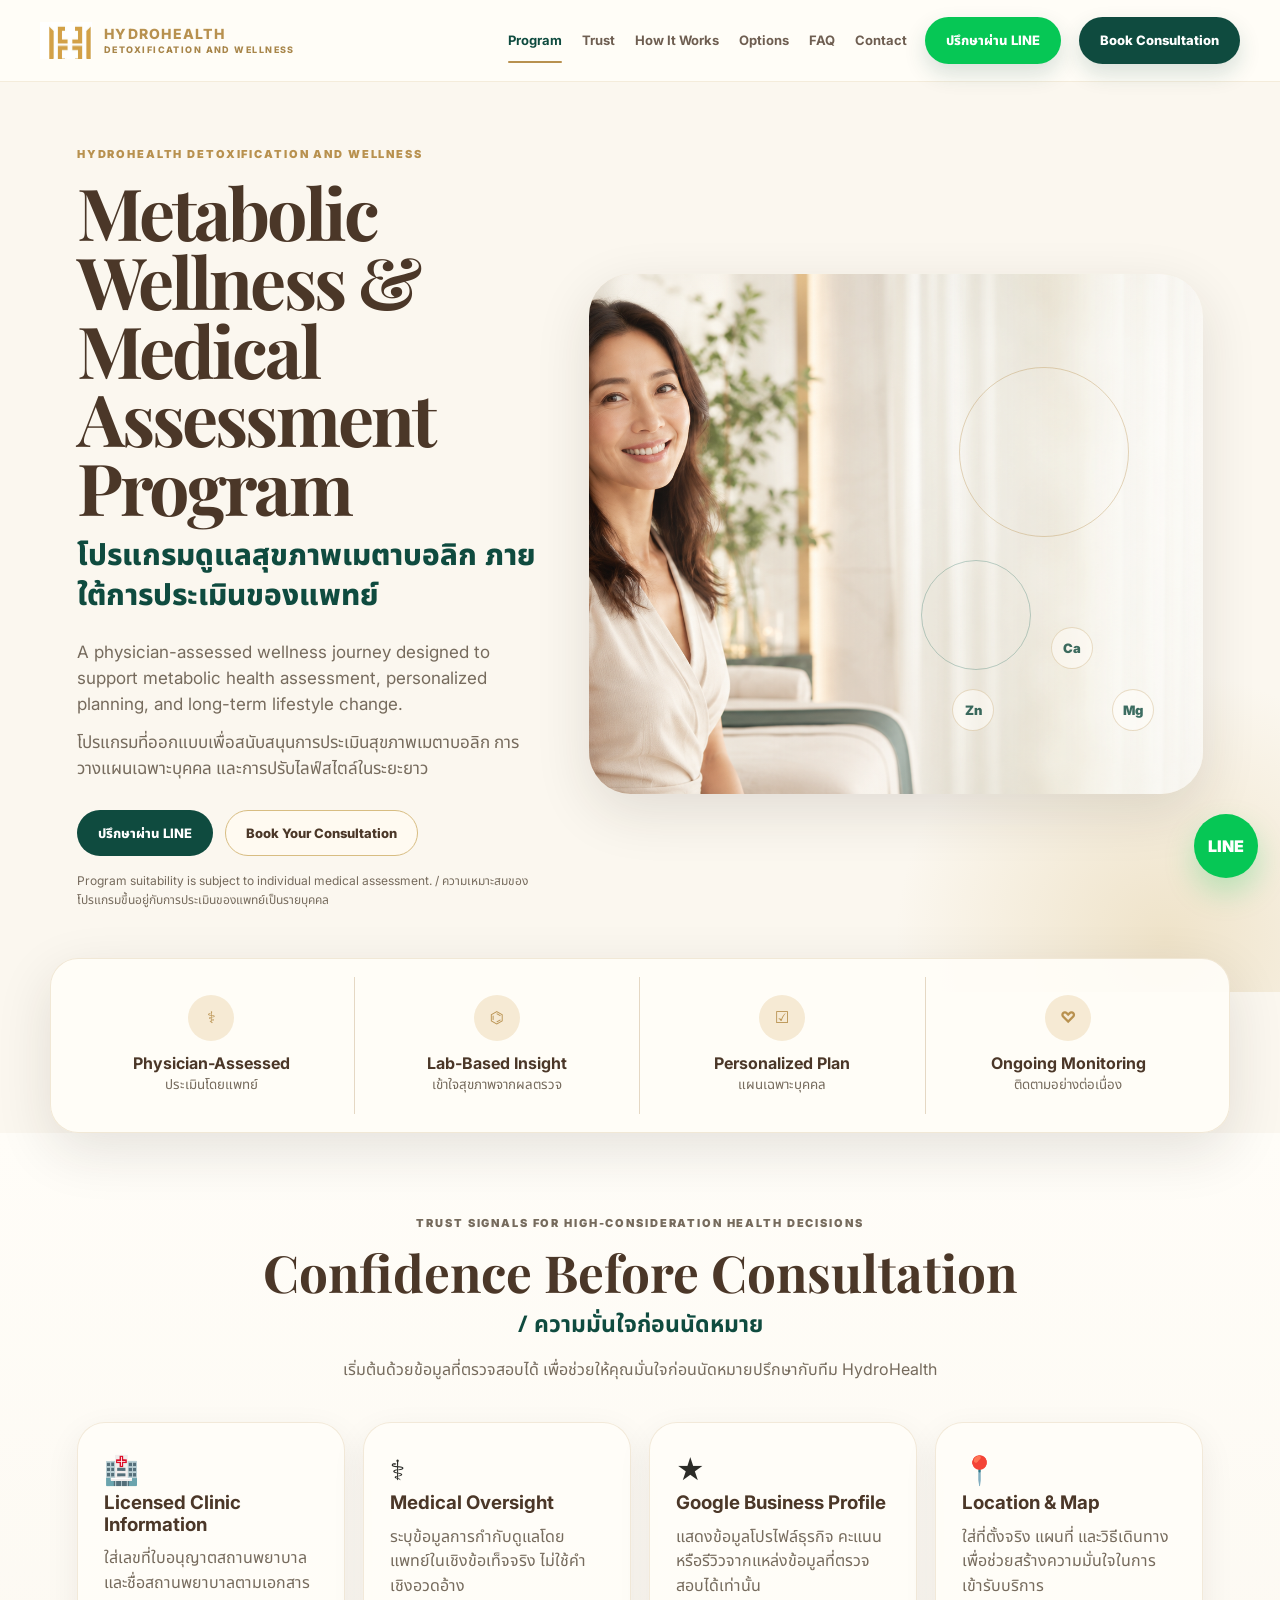
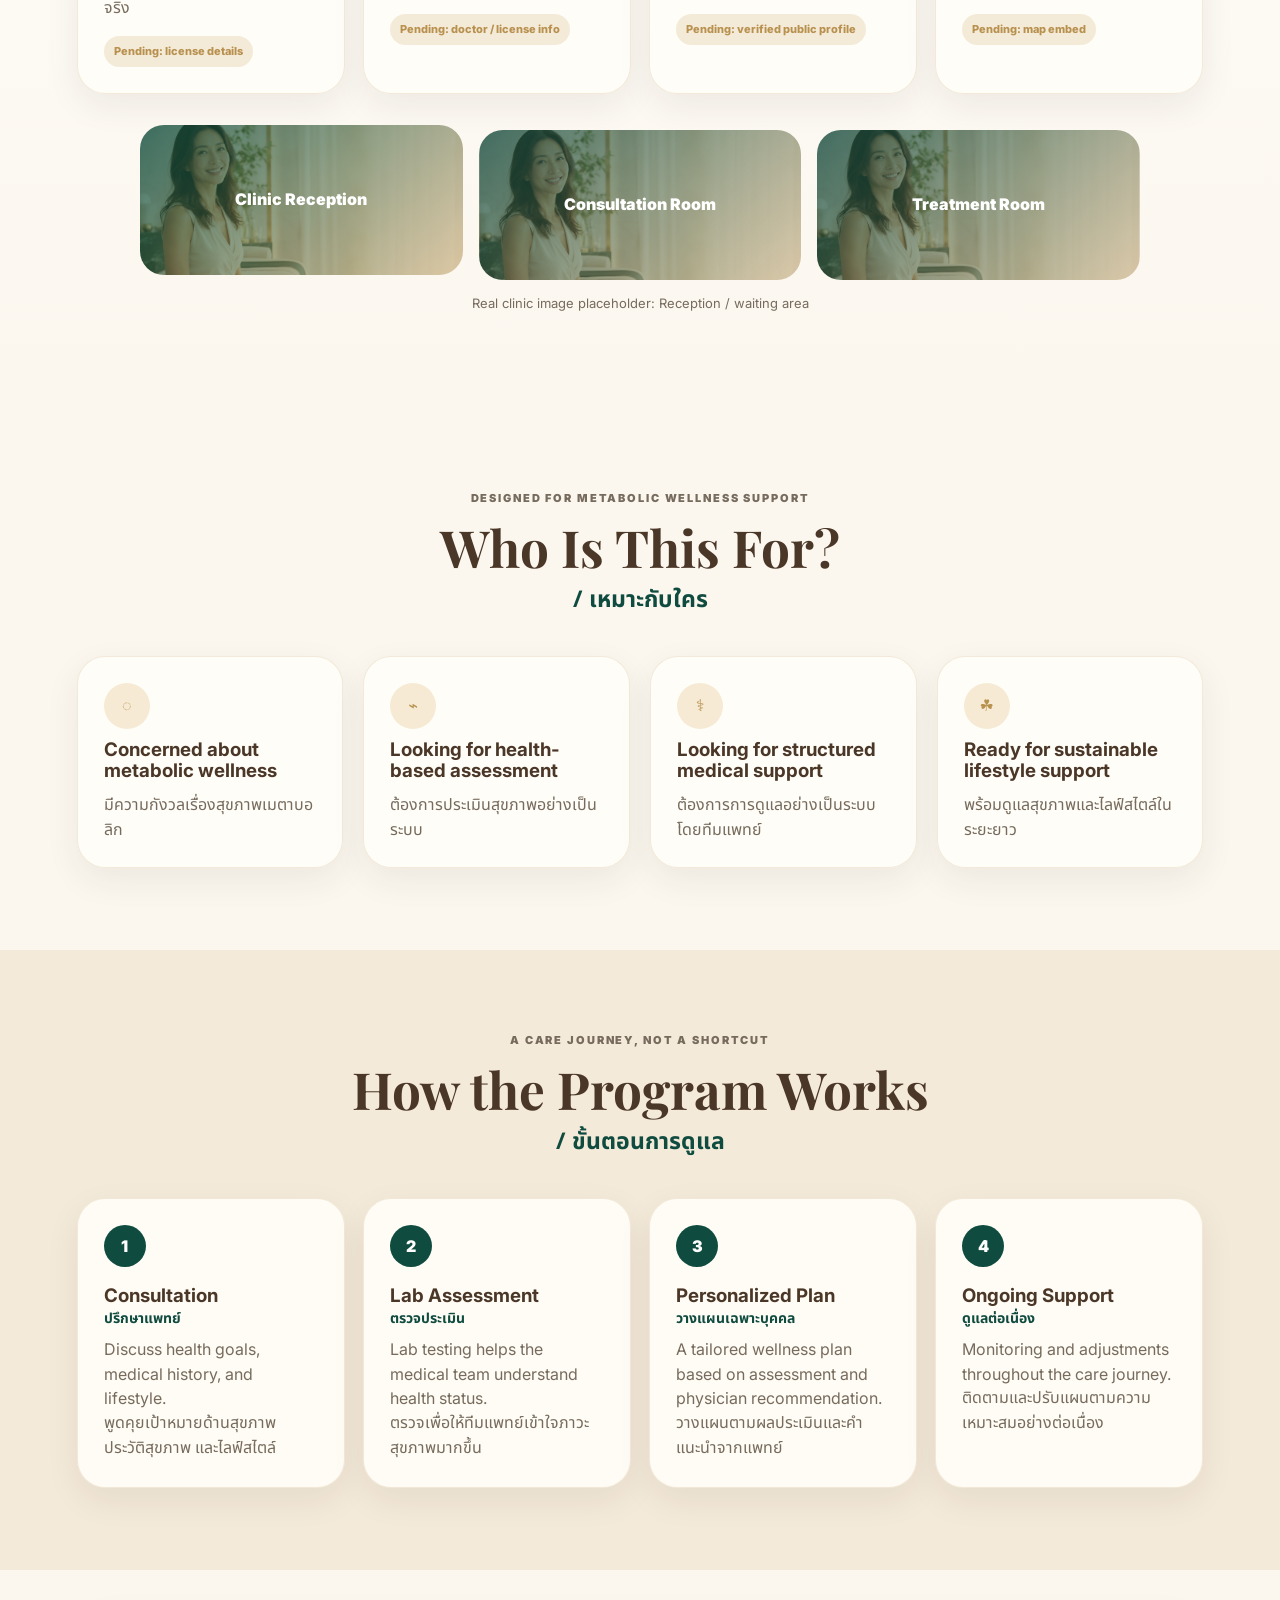
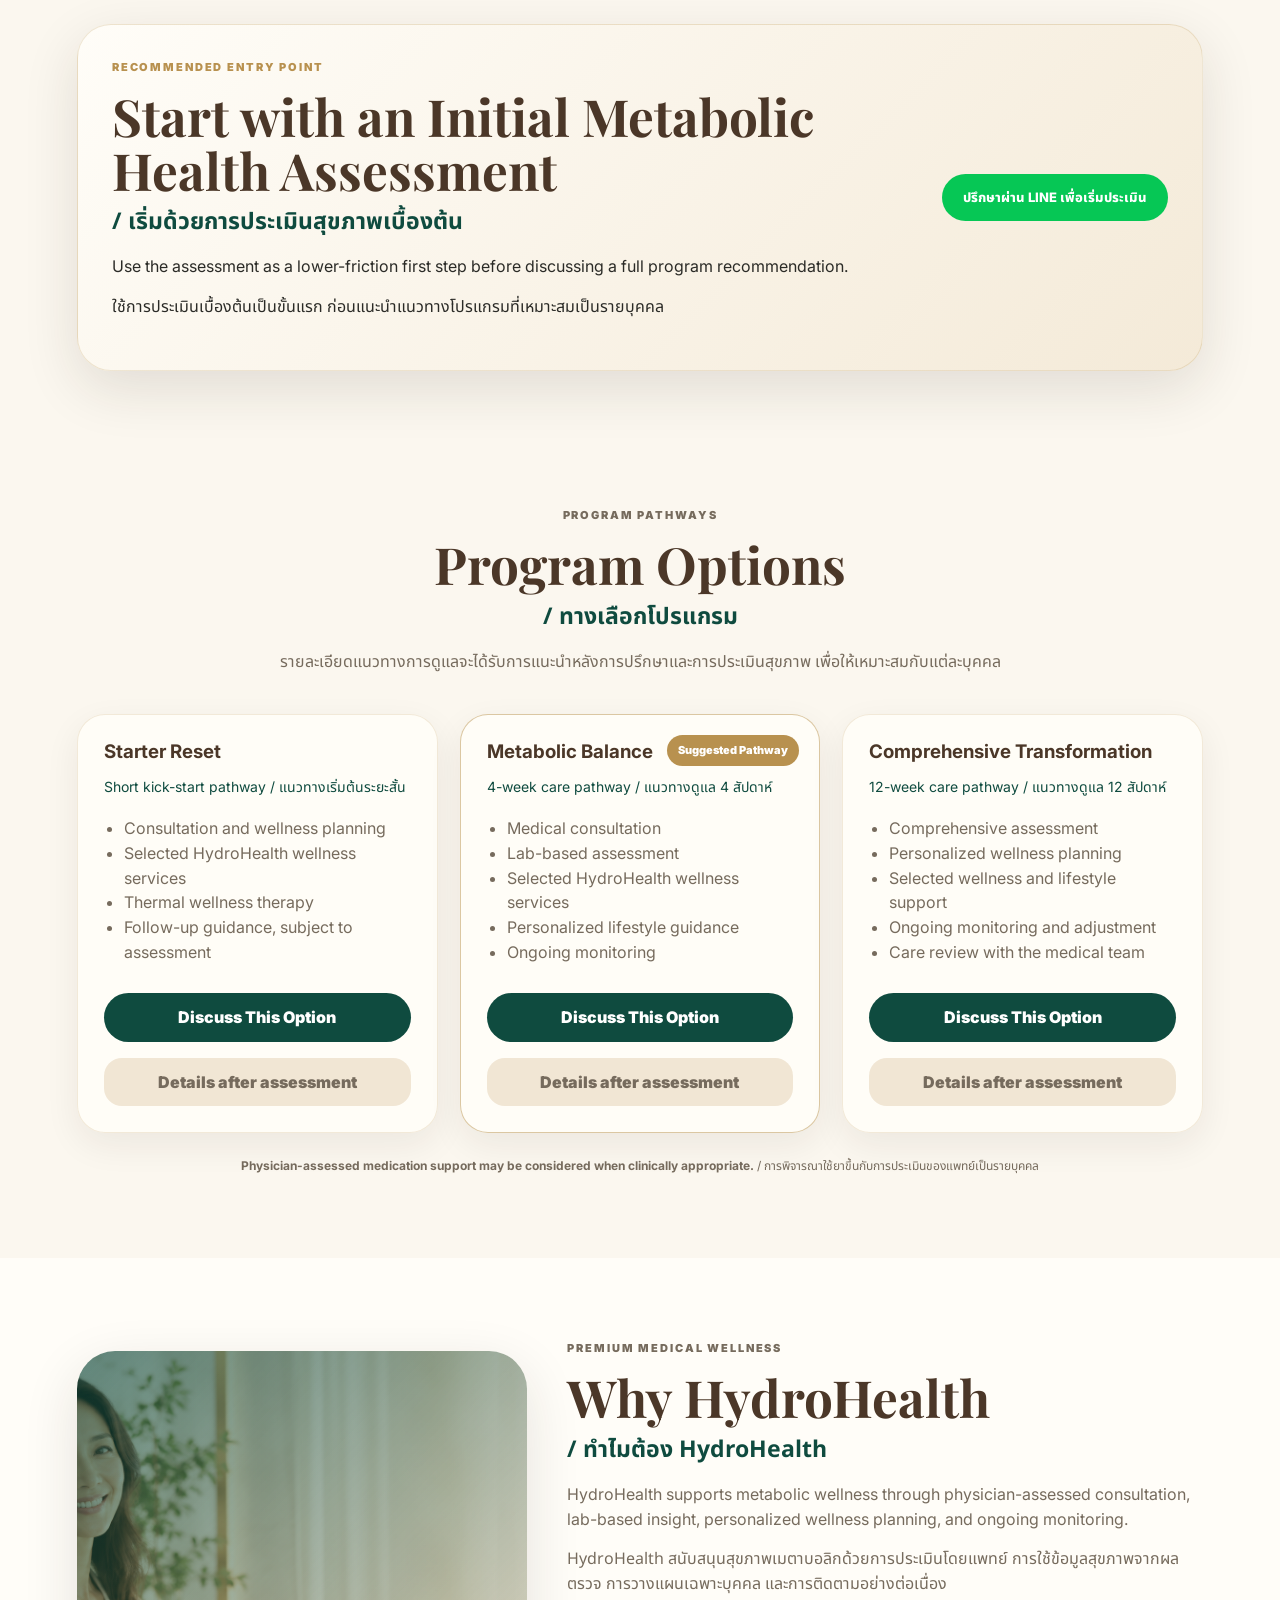
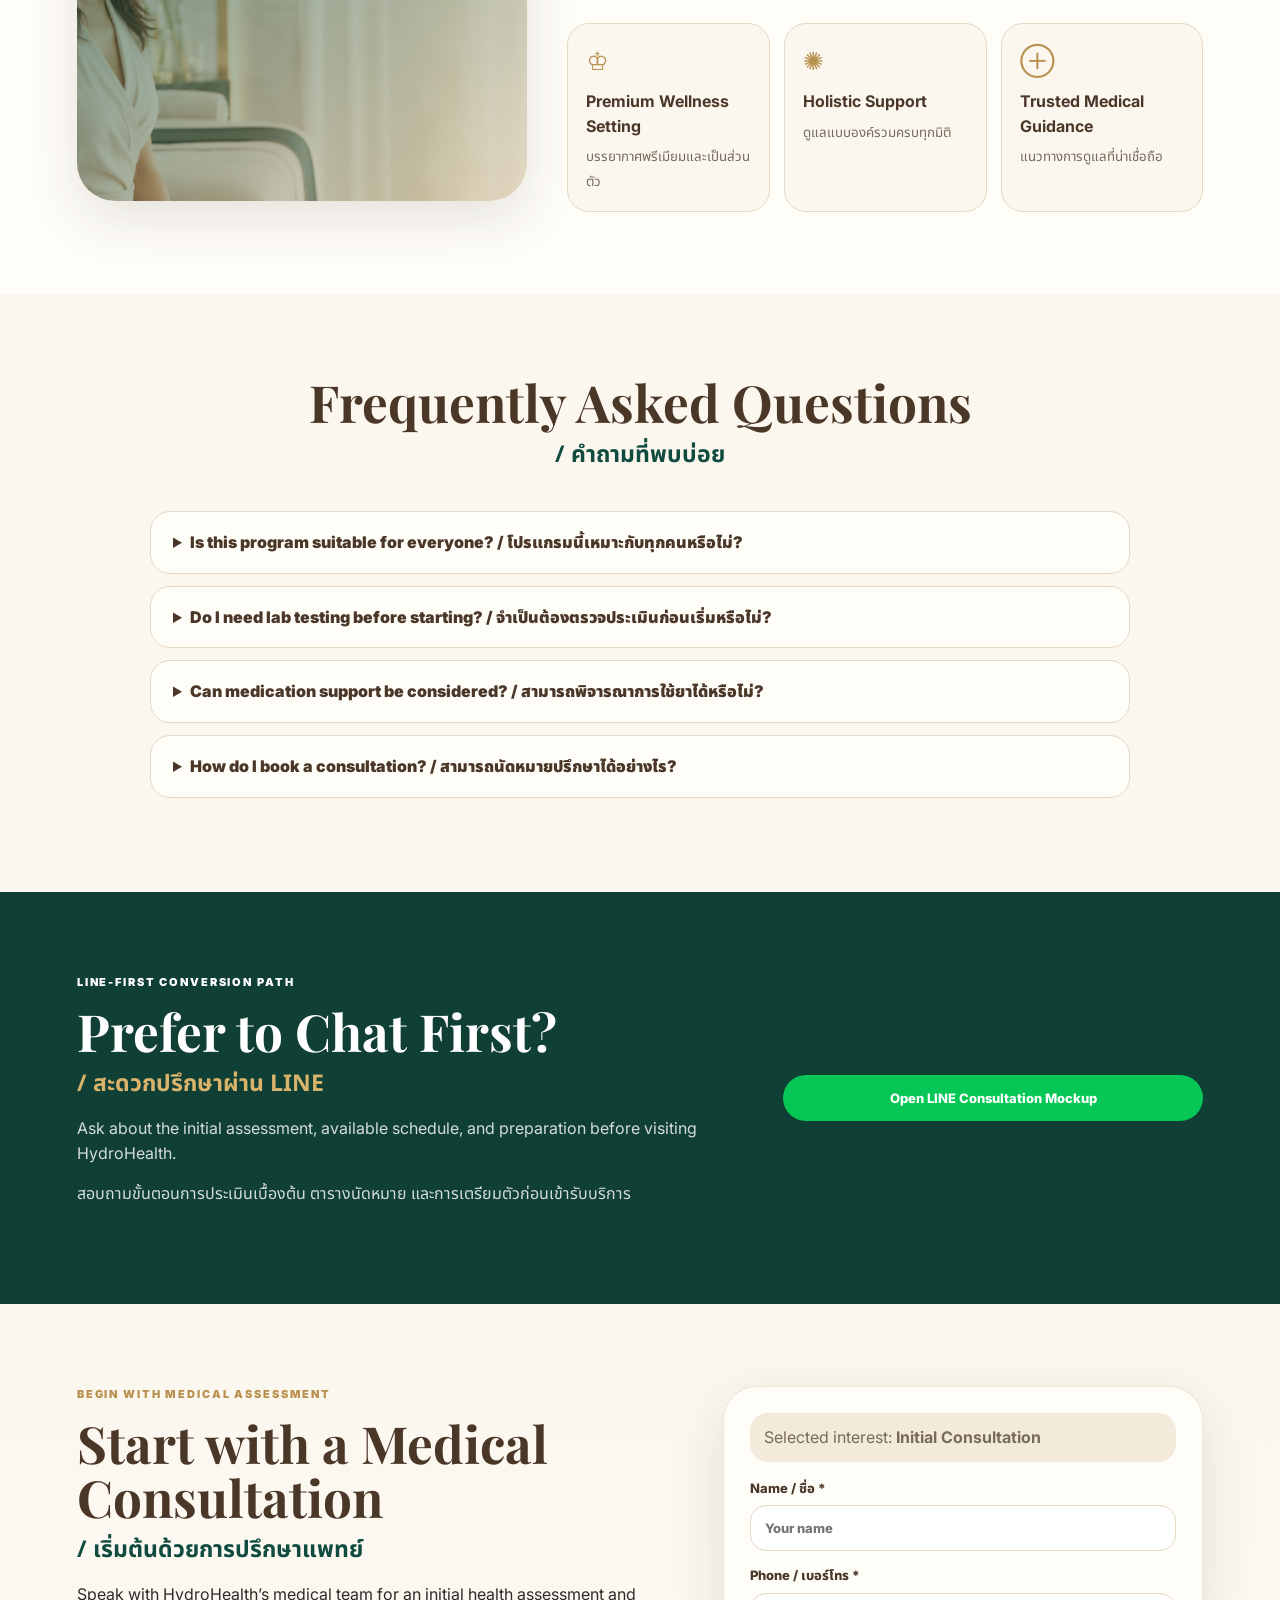
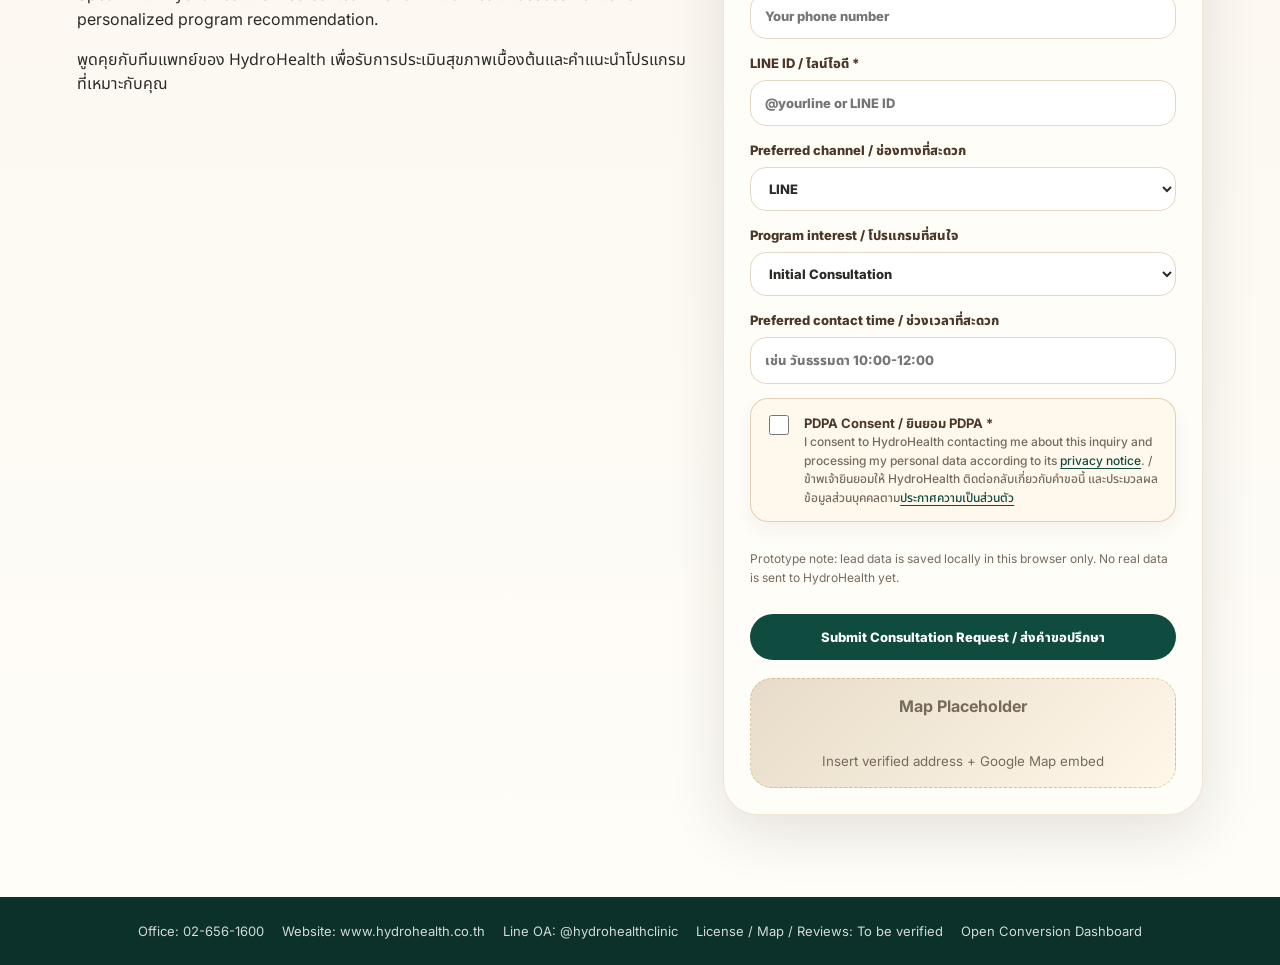
<file: index.html>
<!doctype html>
<html lang="th">
<head>
  <!-- Google Tag Manager -->
  <script>(function(w,d,s,l,i){w[l]=w[l]||[];w[l].push({'gtm.start':
  new Date().getTime(),event:'gtm.js'});var f=d.getElementsByTagName(s)[0],
  j=d.createElement(s),dl=l!='dataLayer'?'&l='+l:'';j.async=true;j.src=
  'https://www.googletagmanager.com/gtm.js?id='+i+dl;f.parentNode.insertBefore(j,f);
  })(window,document,'script','dataLayer','GTM-K93NT6MZ');</script>
  <!-- End Google Tag Manager -->
  <meta charset="utf-8" />
  <meta name="viewport" content="width=device-width, initial-scale=1" />
  <title>HydroHealth | Metabolic Wellness & Medical Assessment | Conversion Prototype v1.1</title>
  <meta name="description" content="A physician-assessed metabolic health and wellness consultation journey designed to support personalized health assessment, wellness planning, and ongoing monitoring." />
  <link rel="preconnect" href="https://fonts.googleapis.com">
  <link rel="preconnect" href="https://fonts.gstatic.com" crossorigin>
  <link href="https://fonts.googleapis.com/css2?family=Inter:wght@400;500;600;700;800&family=Noto+Sans+Thai:wght@400;500;600;700&family=Playfair+Display:wght@500;600;700&display=swap" rel="stylesheet">
  <link rel="stylesheet" href="styles.css" />
</head>
<body>
  <!-- Google Tag Manager (noscript) -->
  <noscript><iframe src="https://www.googletagmanager.com/ns.html?id=GTM-K93NT6MZ"
  height="0" width="0" style="display:none;visibility:hidden"></iframe></noscript>
  <!-- End Google Tag Manager (noscript) -->
  <header class="site-header" id="top">
    <a class="brand" href="#top" aria-label="HydroHealth home">
      <img class="brand-mark" src="assets/logo-mark.png" alt="" />
      <span class="brand-text">HYDROHEALTH <small>Detoxification and Wellness</small></span>
    </a>
    <button class="menu-toggle" type="button" aria-label="Open navigation" aria-expanded="false"><span></span><span></span><span></span></button>
    <div class="nav-panel">
      <nav class="nav" aria-label="Primary navigation">
        <a href="#program">Program</a>
        <a href="#trust">Trust</a>
        <a href="#journey">How It Works</a>
        <a href="#options">Options</a>
        <a href="#faq">FAQ</a>
        <a href="#contact">Contact</a>
      </nav>
      <a class="header-cta line" href="#line-consult">ปรึกษาผ่าน LINE</a>
      <a class="header-cta" href="#contact">Book Consultation</a>
    </div>
  </header>

  <main>
    <section class="hero" id="program">
      <div class="hero-copy reveal">
        <p class="eyebrow">HydroHealth Detoxification and Wellness</p>
        <h1>Metabolic Wellness & Medical Assessment Program</h1>
        <h2>โปรแกรมดูแลสุขภาพเมตาบอลิก ภายใต้การประเมินของแพทย์</h2>
        <p class="lead">A physician-assessed wellness journey designed to support metabolic health assessment, personalized planning, and long-term lifestyle change.</p>
        <p class="lead-th">โปรแกรมที่ออกแบบเพื่อสนับสนุนการประเมินสุขภาพเมตาบอลิก การวางแผนเฉพาะบุคคล และการปรับไลฟ์สไตล์ในระยะยาว</p>
        <div class="cta-row">
          <a class="btn btn-primary" href="#line-consult">ปรึกษาผ่าน LINE</a>
          <a class="btn btn-secondary" href="#contact">Book Your Consultation</a>
        </div>
        <p class="micro-note">Program suitability is subject to individual medical assessment. / ความเหมาะสมของโปรแกรมขึ้นอยู่กับการประเมินของแพทย์เป็นรายบุคคล</p>
      </div>
      <div class="hero-visual" aria-label="Smiling wellness client in a premium clinic environment">
        <img src="assets/hero-hydrohealth.png" alt="A smiling wellness client in a calm premium clinic setting" />
        <div class="medical-lines" aria-hidden="true"><span class="orbit orbit-one"></span><span class="orbit orbit-two"></span><span class="molecule"><i></i><i></i><i></i><i></i></span><span class="element ca">Ca</span><span class="element zn">Zn</span><span class="element mg">Mg</span></div>
      </div>
    </section>

    <section class="trust-strip section-narrow" aria-label="Key program benefits">
      <article><span class="icon">⚕</span><strong>Physician-Assessed</strong><small>ประเมินโดยแพทย์</small></article>
      <article><span class="icon">⌬</span><strong>Lab-Based Insight</strong><small>เข้าใจสุขภาพจากผลตรวจ</small></article>
      <article><span class="icon">☑</span><strong>Personalized Plan</strong><small>แผนเฉพาะบุคคล</small></article>
      <article><span class="icon">♡</span><strong>Ongoing Monitoring</strong><small>ติดตามอย่างต่อเนื่อง</small></article>
    </section>

    <section class="section trust-proof" id="trust">
      <div class="section-heading">
        <p class="eyebrow">Trust signals for high-consideration health decisions</p>
        <h2>Confidence Before Consultation <span>/ ความมั่นใจก่อนนัดหมาย</span></h2>
        <p>เริ่มต้นด้วยข้อมูลที่ตรวจสอบได้ เพื่อช่วยให้คุณมั่นใจก่อนนัดหมายปรึกษากับทีม HydroHealth</p>
      </div>
      <div class="proof-grid">
        <article class="proof-card placeholder"><span>🏥</span><h3>Licensed Clinic Information</h3><p>ใส่เลขที่ใบอนุญาตสถานพยาบาล และชื่อสถานพยาบาลตามเอกสารจริง</p><small>Pending: license details</small></article>
        <article class="proof-card placeholder"><span>⚕️</span><h3>Medical Oversight</h3><p>ระบุข้อมูลการกำกับดูแลโดยแพทย์ในเชิงข้อเท็จจริง ไม่ใช้คำเชิงอวดอ้าง</p><small>Pending: doctor / license info</small></article>
        <article class="proof-card placeholder"><span>★</span><h3>Google Business Profile</h3><p>แสดงข้อมูลโปรไฟล์ธุรกิจ คะแนน หรือรีวิวจากแหล่งข้อมูลที่ตรวจสอบได้เท่านั้น</p><small>Pending: verified public profile</small></article>
        <article class="proof-card placeholder"><span>📍</span><h3>Location & Map</h3><p>ใส่ที่ตั้งจริง แผนที่ และวิธีเดินทาง เพื่อช่วยสร้างความมั่นใจในการเข้ารับบริการ</p><small>Pending: map embed</small></article>
      </div>
      <div class="clinic-gallery">
        <button class="gallery-card active" data-caption="Real clinic image placeholder: Reception / waiting area"><span>Clinic Reception</span></button>
        <button class="gallery-card" data-caption="Real clinic image placeholder: Consultation room"><span>Consultation Room</span></button>
        <button class="gallery-card" data-caption="Real clinic image placeholder: Treatment room"><span>Treatment Room</span></button>
      </div>
      <p class="gallery-caption" aria-live="polite">Real clinic image placeholder: Reception / waiting area</p>
    </section>

    <section class="section" id="who">
      <div class="section-heading"><p class="eyebrow">Designed for metabolic wellness support</p><h2>Who Is This For? <span>/ เหมาะกับใคร</span></h2></div>
      <div class="card-grid four">
        <article class="soft-card"><span class="line-icon">◌</span><h3>Concerned about metabolic wellness</h3><p>มีความกังวลเรื่องสุขภาพเมตาบอลิก</p></article>
        <article class="soft-card"><span class="line-icon">⌁</span><h3>Looking for health-based assessment</h3><p>ต้องการประเมินสุขภาพอย่างเป็นระบบ</p></article>
        <article class="soft-card"><span class="line-icon">⚕</span><h3>Looking for structured medical support</h3><p>ต้องการการดูแลอย่างเป็นระบบโดยทีมแพทย์</p></article>
        <article class="soft-card"><span class="line-icon">☘</span><h3>Ready for sustainable lifestyle support</h3><p>พร้อมดูแลสุขภาพและไลฟ์สไตล์ในระยะยาว</p></article>
      </div>
    </section>

    <section class="section warm" id="journey">
      <div class="section-heading"><p class="eyebrow">A care journey, not a shortcut</p><h2>How the Program Works <span>/ ขั้นตอนการดูแล</span></h2></div>
      <div class="steps">
        <article class="step-card"><span class="step-number">1</span><h3>Consultation <small>ปรึกษาแพทย์</small></h3><p>Discuss health goals, medical history, and lifestyle.</p><p class="thai">พูดคุยเป้าหมายด้านสุขภาพ ประวัติสุขภาพ และไลฟ์สไตล์</p></article>
        <article class="step-card"><span class="step-number">2</span><h3>Lab Assessment <small>ตรวจประเมิน</small></h3><p>Lab testing helps the medical team understand health status.</p><p class="thai">ตรวจเพื่อให้ทีมแพทย์เข้าใจภาวะสุขภาพมากขึ้น</p></article>
        <article class="step-card"><span class="step-number">3</span><h3>Personalized Plan <small>วางแผนเฉพาะบุคคล</small></h3><p>A tailored wellness plan based on assessment and physician recommendation.</p><p class="thai">วางแผนตามผลประเมินและคำแนะนำจากแพทย์</p></article>
        <article class="step-card"><span class="step-number">4</span><h3>Ongoing Support <small>ดูแลต่อเนื่อง</small></h3><p>Monitoring and adjustments throughout the care journey.</p><p class="thai">ติดตามและปรับแผนตามความเหมาะสมอย่างต่อเนื่อง</p></article>
      </div>
    </section>

    <section class="section entry-offer" id="assessment">
      <div class="entry-card reveal">
        <div><p class="eyebrow">Recommended entry point</p><h2>Start with an Initial Metabolic Health Assessment <span>/ เริ่มด้วยการประเมินสุขภาพเบื้องต้น</span></h2><p>Use the assessment as a lower-friction first step before discussing a full program recommendation.</p><p class="thai">ใช้การประเมินเบื้องต้นเป็นขั้นแรก ก่อนแนะนำแนวทางโปรแกรมที่เหมาะสมเป็นรายบุคคล</p></div>
        <a class="btn btn-line" href="#line-consult">ปรึกษาผ่าน LINE เพื่อเริ่มประเมิน</a>
      </div>
    </section>

    <section class="section" id="options">
      <div class="section-heading"><p class="eyebrow">Program pathways</p><h2>Program Options <span>/ ทางเลือกโปรแกรม</span></h2><p>รายละเอียดแนวทางการดูแลจะได้รับการแนะนำหลังการปรึกษาและการประเมินสุขภาพ เพื่อให้เหมาะสมกับแต่ละบุคคล</p></div>
      <div class="pricing-grid no-price">
        <article class="price-card"><div class="price-content"><h3>Starter Reset</h3><p class="sub">Short kick-start pathway / แนวทางเริ่มต้นระยะสั้น</p><ul><li>Consultation and wellness planning</li><li>Selected HydroHealth wellness services</li><li>Thermal wellness therapy</li><li>Follow-up guidance, subject to assessment</li></ul></div><button class="plan-btn" type="button" data-plan="Starter Reset">Discuss This Option</button><div class="price muted">Details after assessment</div></article>
        <article class="price-card featured"><span class="badge">Suggested Pathway</span><div class="price-content"><h3>Metabolic Balance</h3><p class="sub">4-week care pathway / แนวทางดูแล 4 สัปดาห์</p><ul><li>Medical consultation</li><li>Lab-based assessment</li><li>Selected HydroHealth wellness services</li><li>Personalized lifestyle guidance</li><li>Ongoing monitoring</li></ul></div><button class="plan-btn" type="button" data-plan="Metabolic Balance">Discuss This Option</button><div class="price muted">Details after assessment</div></article>
        <article class="price-card"><div class="price-content"><h3>Comprehensive Transformation</h3><p class="sub">12-week care pathway / แนวทางดูแล 12 สัปดาห์</p><ul><li>Comprehensive assessment</li><li>Personalized wellness planning</li><li>Selected wellness and lifestyle support</li><li>Ongoing monitoring and adjustment</li><li>Care review with the medical team</li></ul></div><button class="plan-btn" type="button" data-plan="Comprehensive Transformation">Discuss This Option</button><div class="price muted">Details after assessment</div></article>
      </div>
      <p class="disclaimer"><strong>Physician-assessed medication support may be considered when clinically appropriate.</strong> / การพิจารณาใช้ยาขึ้นกับการประเมินของแพทย์เป็นรายบุคคล</p>
    </section>

    <section class="why" id="why">
      <div class="why-image" aria-hidden="true"></div>
      <div class="why-copy"><p class="eyebrow">Premium medical wellness</p><h2>Why HydroHealth <span>/ ทำไมต้อง HydroHealth</span></h2><p>HydroHealth supports metabolic wellness through physician-assessed consultation, lab-based insight, personalized wellness planning, and ongoing monitoring.</p><p class="thai">HydroHealth สนับสนุนสุขภาพเมตาบอลิกด้วยการประเมินโดยแพทย์ การใช้ข้อมูลสุขภาพจากผลตรวจ การวางแผนเฉพาะบุคคล และการติดตามอย่างต่อเนื่อง</p><div class="mini-cards"><article><span>♔</span><strong>Premium Wellness Setting</strong><small>บรรยากาศพรีเมียมและเป็นส่วนตัว</small></article><article><span>✺</span><strong>Holistic Support</strong><small>ดูแลแบบองค์รวมครบทุกมิติ</small></article><article><span>⊕</span><strong>Trusted Medical Guidance</strong><small>แนวทางการดูแลที่น่าเชื่อถือ</small></article></div></div>
    </section>

    <section class="section" id="faq">
      <div class="section-heading compact"><h2>Frequently Asked Questions <span>/ คำถามที่พบบ่อย</span></h2></div>
      <div class="faq-list">
        <details><summary>Is this program suitable for everyone? / โปรแกรมนี้เหมาะกับทุกคนหรือไม่?</summary><p>Program suitability depends on individual health status, medical history, and physician assessment.</p><p class="thai">ความเหมาะสมของโปรแกรมขึ้นอยู่กับภาวะสุขภาพ ประวัติสุขภาพ และการประเมินโดยแพทย์</p></details>
        <details><summary>Do I need lab testing before starting? / จำเป็นต้องตรวจประเมินก่อนเริ่มหรือไม่?</summary><p>Lab assessment helps the medical team better understand your health status and personalize the plan.</p><p class="thai">การตรวจประเมินช่วยให้ทีมแพทย์เข้าใจภาวะสุขภาพและวางแผนที่เหมาะสมกับแต่ละบุคคลมากขึ้น</p></details>
        <details><summary>Can medication support be considered? / สามารถพิจารณาการใช้ยาได้หรือไม่?</summary><p>Medication support, if any, is considered only after individual medical assessment and when clinically appropriate.</p><p class="thai">การพิจารณาใช้ยาขึ้นอยู่กับการประเมินของแพทย์เป็นรายบุคคล และพิจารณาเมื่อมีความเหมาะสมทางคลินิกเท่านั้น</p></details>
        <details><summary>How do I book a consultation? / สามารถนัดหมายปรึกษาได้อย่างไร?</summary><p>You can contact HydroHealth by phone, website, or Line OA to schedule an initial consultation.</p><p class="thai">สามารถติดต่อ HydroHealth ผ่านโทรศัพท์ เว็บไซต์ หรือ Line OA เพื่อนัดหมายการปรึกษาเบื้องต้น</p></details>
      </div>
    </section>

    <section class="line-consult" id="line-consult">
      <div><p class="eyebrow">LINE-first conversion path</p><h2>Prefer to Chat First? <span>/ สะดวกปรึกษาผ่าน LINE</span></h2><p>Ask about the initial assessment, available schedule, and preparation before visiting HydroHealth.</p><p class="thai">สอบถามขั้นตอนการประเมินเบื้องต้น ตารางนัดหมาย และการเตรียมตัวก่อนเข้ารับบริการ</p></div>
      <button class="btn btn-line line-chat-trigger" type="button">Open LINE Consultation Mockup</button>
      <div class="line-chat" aria-live="polite"><strong>LINE OA: @hydrohealthclinic</strong><p>Mock interaction: “สวัสดีค่ะ สนใจประเมินสุขภาพเมตาบอลิกเบื้องต้น ต้องเตรียมอะไรบ้าง?”</p></div>
    </section>

    <section class="final-cta" id="contact">
      <div><p class="eyebrow">Begin with medical assessment</p><h2>Start with a Medical Consultation <span>/ เริ่มต้นด้วยการปรึกษาแพทย์</span></h2><p>Speak with HydroHealth’s medical team for an initial health assessment and personalized program recommendation.</p><p class="thai">พูดคุยกับทีมแพทย์ของ HydroHealth เพื่อรับการประเมินสุขภาพเบื้องต้นและคำแนะนำโปรแกรมที่เหมาะกับคุณ</p></div>
      <div class="contact-panel interactive-panel">
        <div class="selected-plan" aria-live="polite">Selected interest: <strong>Initial Consultation</strong></div>
        <form class="mock-form" aria-label="Consultation inquiry form" data-sheets-endpoint="https://script.google.com/macros/s/AKfycbzhgUg6gkbGm-SF1uEk_0d-lH_3ECt31sDKCyqOQJ36J6QSNrjERAOLc2I590y60kOvcQ/exec">
          <label>Name / ชื่อ *<input name="name" type="text" placeholder="Your name" autocomplete="name" required /></label>
          <label>Phone / เบอร์โทร *<input name="phone" type="tel" placeholder="Your phone number" autocomplete="tel" required /></label>
          <label>LINE ID / ไลน์ไอดี *<input name="line_id" type="text" placeholder="@yourline or LINE ID" required /></label>
          <label>Preferred channel / ช่องทางที่สะดวก<select name="preferred_channel"><option>LINE</option><option>Phone call</option><option>Email</option></select></label>
          <label>Program interest / โปรแกรมที่สนใจ<select name="interest" class="plan-select"><option>Initial Consultation</option><option>Initial Metabolic Health Assessment</option><option>Starter Reset</option><option>Metabolic Balance</option><option>Comprehensive Transformation</option></select></label>
          <label>Preferred contact time / ช่วงเวลาที่สะดวก<input name="preferred_time" type="text" placeholder="เช่น วันธรรมดา 10:00-12:00" /></label>
          <div class="consent-card" role="group" aria-label="PDPA consent required">
            <label class="consent"><input name="pdpa_consent" type="checkbox" required /> <span><strong>PDPA Consent / ยินยอม PDPA *</strong><br />I consent to HydroHealth contacting me about this inquiry and processing my personal data according to its <a href="#" aria-label="Privacy notice placeholder">privacy notice</a>. / ข้าพเจ้ายินยอมให้ HydroHealth ติดต่อกลับเกี่ยวกับคำขอนี้ และประมวลผลข้อมูลส่วนบุคคลตาม<a href="#" aria-label="ประกาศความเป็นส่วนตัว placeholder">ประกาศความเป็นส่วนตัว</a></span></label>
          </div>
          <p class="privacy-note">Prototype note: lead data is saved locally in this browser only. No real data is sent to HydroHealth yet.</p>
          <button class="btn btn-primary wide" type="submit">Submit Consultation Request / ส่งคำขอปรึกษา</button>
          <div class="form-message" aria-live="polite"></div>
        </form>
        <div class="map-box"><strong>Map Placeholder</strong><small>Insert verified address + Google Map embed</small></div>
      </div>
    </section>
  </main>

  <a class="floating-line" href="#line-consult" aria-label="Consult via Line">LINE</a>
  <footer class="site-footer"><span>Office: 02-656-1600</span><span>Website: www.hydrohealth.co.th</span><span>Line OA: @hydrohealthclinic</span><span>License / Map / Reviews: To be verified</span><span><a href="dashboard.html">Open Conversion Dashboard</a></span></footer>

  <script src="app.js?v=20260624-2"></script>
</body>
</html>
</file>
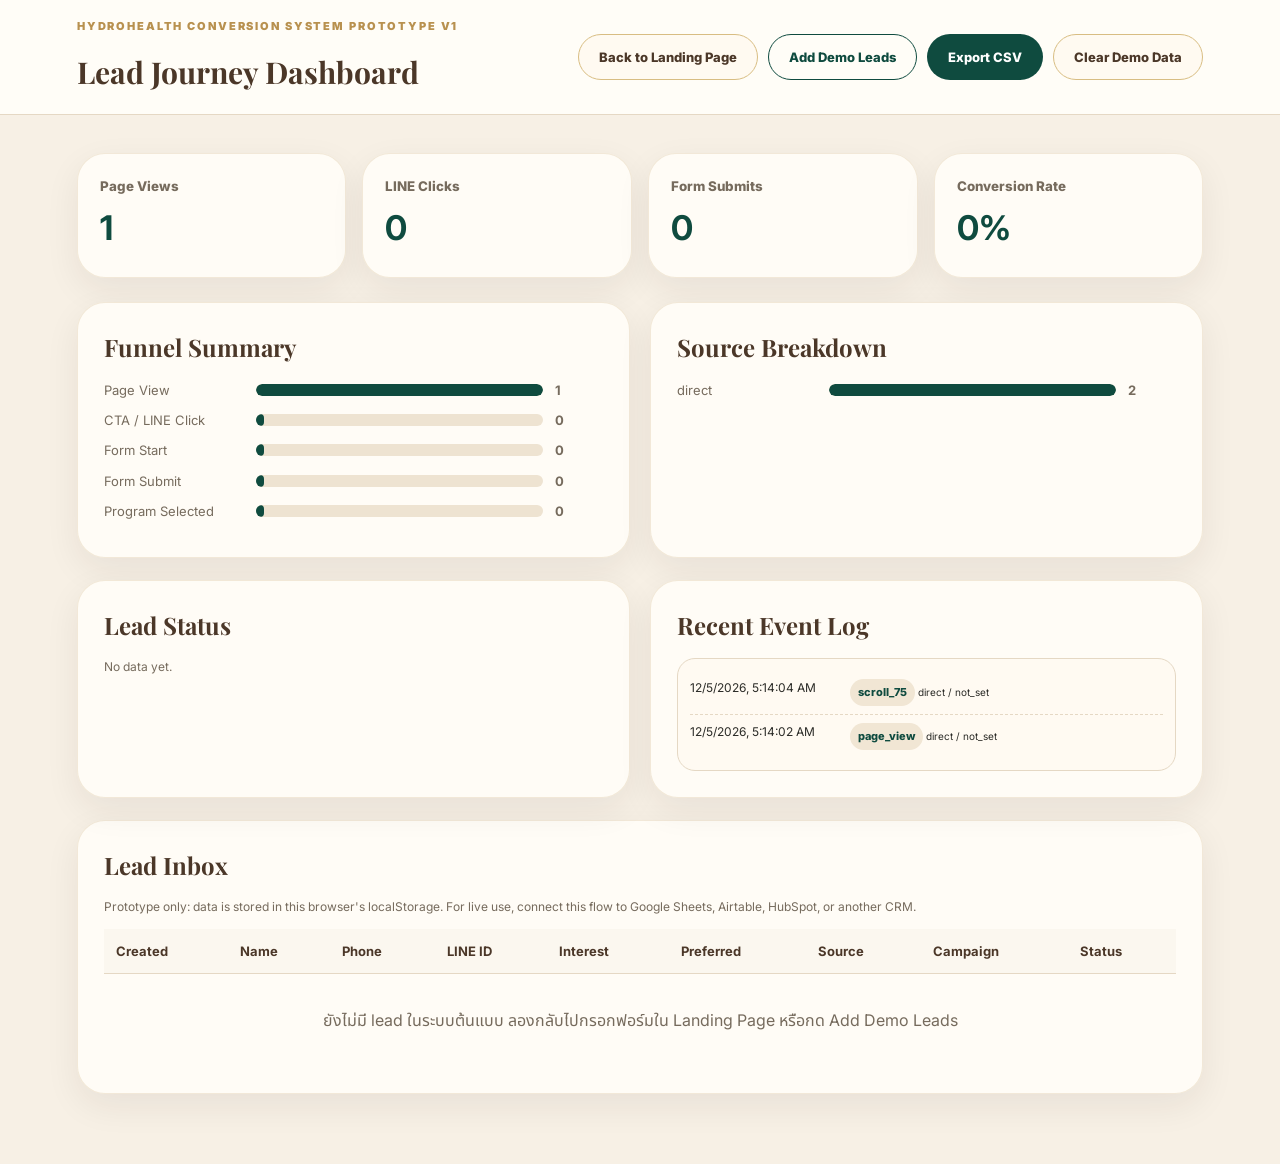
<file: dashboard.html>
<!doctype html>
<html lang="th">
<head>
  <!-- Google Tag Manager -->
  <script>(function(w,d,s,l,i){w[l]=w[l]||[];w[l].push({'gtm.start':
  new Date().getTime(),event:'gtm.js'});var f=d.getElementsByTagName(s)[0],
  j=d.createElement(s),dl=l!='dataLayer'?'&l='+l:'';j.async=true;j.src=
  'https://www.googletagmanager.com/gtm.js?id='+i+dl;f.parentNode.insertBefore(j,f);
  })(window,document,'script','dataLayer','GTM-K93NT6MZ');</script>
  <!-- End Google Tag Manager -->
  <meta charset="utf-8" />
  <meta name="viewport" content="width=device-width, initial-scale=1" />
  <title>HydroHealth | Conversion Dashboard Prototype</title>
  <link rel="preconnect" href="https://fonts.googleapis.com">
  <link rel="preconnect" href="https://fonts.gstatic.com" crossorigin>
  <link href="https://fonts.googleapis.com/css2?family=Inter:wght@400;500;600;700;800&family=Noto+Sans+Thai:wght@400;500;600;700&family=Playfair+Display:wght@500;600;700&display=swap" rel="stylesheet">
  <link rel="stylesheet" href="styles.css" />
</head>
<body class="dashboard-body">
  <!-- Google Tag Manager (noscript) -->
  <noscript><iframe src="https://www.googletagmanager.com/ns.html?id=GTM-K93NT6MZ"
  height="0" width="0" style="display:none;visibility:hidden"></iframe></noscript>
  <!-- End Google Tag Manager (noscript) -->
  <header class="dashboard-header">
    <div>
      <p class="eyebrow">HydroHealth Conversion System Prototype v1</p>
      <h1 class="serif">Lead Journey Dashboard</h1>
    </div>
    <div class="dashboard-actions">
      <a class="btn btn-secondary" href="index.html">Back to Landing Page</a>
      <button class="btn btn-ghost" id="seed-demo" type="button">Add Demo Leads</button>
      <button class="btn btn-primary" id="export-csv" type="button">Export CSV</button>
      <button class="btn btn-secondary" id="clear-data" type="button">Clear Demo Data</button>
    </div>
  </header>

  <main class="dashboard-main">
    <section class="metric-grid">
      <article class="metric-card"><small>Page Views</small><strong id="m-pageviews">0</strong></article>
      <article class="metric-card"><small>LINE Clicks</small><strong id="m-line">0</strong></article>
      <article class="metric-card"><small>Form Submits</small><strong id="m-leads">0</strong></article>
      <article class="metric-card"><small>Conversion Rate</small><strong id="m-cvr">0%</strong></article>
    </section>

    <section class="dashboard-grid">
      <article class="panel-card">
        <h2>Funnel Summary</h2>
        <div id="funnel-bars"></div>
      </article>
      <article class="panel-card">
        <h2>Source Breakdown</h2>
        <div id="source-bars"></div>
      </article>
    </section>

    <section class="dashboard-grid">
      <article class="panel-card">
        <h2>Lead Status</h2>
        <div id="status-bars"></div>
      </article>
      <article class="panel-card">
        <h2>Recent Event Log</h2>
        <div class="event-log" id="event-log"></div>
      </article>
    </section>

    <section class="lead-table-wrap">
      <h2>Lead Inbox</h2>
      <p class="micro-note">Prototype only: data is stored in this browser's localStorage. For live use, connect this flow to Google Sheets, Airtable, HubSpot, or another CRM.</p>
      <div class="table-scroll">
        <table class="lead-table">
          <thead>
            <tr>
              <th>Created</th><th>Name</th><th>Phone</th><th>LINE ID</th><th>Interest</th><th>Preferred</th><th>Source</th><th>Campaign</th><th>Status</th>
            </tr>
          </thead>
          <tbody id="lead-table-body"></tbody>
        </table>
      </div>
      <div class="empty-state" id="empty-state">ยังไม่มี lead ในระบบต้นแบบ ลองกลับไปกรอกฟอร์มใน Landing Page หรือกด Add Demo Leads</div>
    </section>
  </main>

  <script>
    const STORE_EVENTS = 'hydrohealth_events_v1';
    const STORE_LEADS = 'hydrohealth_leads_v1';
    const statuses = ['New Lead','Contacted','No Response','Qualified','Consult Booked','Consult Completed','Program Recommended','Converted','Not Qualified'];
    const get = key => JSON.parse(localStorage.getItem(key) || '[]');
    const set = (key, value) => localStorage.setItem(key, JSON.stringify(value));
    const byId = id => document.getElementById(id);
    const countEvents = name => get(STORE_EVENTS).filter(e => e.event === name).length;
    const groupBy = (items, key, fallback='not_set') => items.reduce((acc,item)=>{ const k=item[key] || fallback; acc[k]=(acc[k]||0)+1; return acc; },{});
    const maxVal = obj => Math.max(1, ...Object.values(obj));
    function pct(n,d){ return d ? `${Math.round((n/d)*100)}%` : '0%'; }
    function barRows(obj){
      const max = maxVal(obj);
      const entries = Object.entries(obj).sort((a,b)=>b[1]-a[1]);
      if(!entries.length) return '<p class="micro-note">No data yet.</p>';
      return entries.map(([label,value])=>`<div class="bar-row"><span>${label}</span><div class="bar"><span style="width:${Math.max(3,(value/max)*100)}%"></span></div><strong>${value}</strong></div>`).join('');
    }
    function render(){
      const events = get(STORE_EVENTS);
      const leads = get(STORE_LEADS);
      const pageviews = countEvents('page_view');
      const line = countEvents('line_cta_click') + countEvents('line_mock_open');
      byId('m-pageviews').textContent = pageviews;
      byId('m-line').textContent = line;
      byId('m-leads').textContent = leads.length;
      byId('m-cvr').textContent = pct(leads.length, pageviews || 1);

      byId('funnel-bars').innerHTML = barRows({
        'Page View': pageviews,
        'CTA / LINE Click': line + countEvents('consultation_cta_click'),
        'Form Start': countEvents('form_start'),
        'Form Submit': leads.length,
        'Program Selected': countEvents('program_pathway_select')
      });
      byId('source-bars').innerHTML = barRows(groupBy([...events,...leads], 'utm_source'));
      byId('status-bars').innerHTML = barRows(groupBy(leads, 'status'));
      byId('event-log').innerHTML = events.slice(-40).reverse().map(e=>`<div class="event-item"><span>${new Date(e.timestamp).toLocaleString()}</span><div><span class="pill">${e.event}</span> <small>${e.utm_source || ''} / ${e.utm_campaign || ''}</small></div></div>`).join('') || '<p class="micro-note">No events yet.</p>';

      const tbody = byId('lead-table-body');
      tbody.innerHTML = leads.map(lead=>`<tr data-id="${lead.id}">
        <td>${new Date(lead.created_at).toLocaleString()}</td>
        <td>${escapeHtml(lead.name)}</td>
        <td>${escapeHtml(lead.phone)}</td>
        <td>${escapeHtml(lead.line_id)}</td>
        <td>${escapeHtml(lead.interest)}</td>
        <td>${escapeHtml(lead.preferred_channel || '')}</td>
        <td>${escapeHtml(lead.utm_source || '')}</td>
        <td>${escapeHtml(lead.utm_campaign || '')}</td>
        <td><select class="status-select">${statuses.map(s=>`<option ${s===lead.status?'selected':''}>${s}</option>`).join('')}</select></td>
      </tr>`).join('');
      byId('empty-state').style.display = leads.length ? 'none' : 'block';
      document.querySelectorAll('.status-select').forEach(select=>select.addEventListener('change', e=>{
        const id = e.target.closest('tr').dataset.id;
        const updated = get(STORE_LEADS).map(l=> l.id===id ? {...l, status:e.target.value, updated_at:new Date().toISOString()} : l);
        set(STORE_LEADS, updated); render();
      }));
    }
    function escapeHtml(value=''){ return String(value).replace(/[&<>"]/g, c=>({'&':'&amp;','<':'&lt;','>':'&gt;','"':'&quot;'}[c])); }
    function csvEscape(value=''){ return '"' + String(value).replaceAll('"','""') + '"'; }
    byId('export-csv').addEventListener('click',()=>{
      const leads = get(STORE_LEADS);
      const headers = ['created_at','name','phone','line_id','preferred_channel','interest','preferred_time','status','utm_source','utm_medium','utm_campaign','utm_content','utm_term','pdpa_consent','consent_timestamp'];
      const csv = [headers.join(',')].concat(leads.map(l=>headers.map(h=>csvEscape(l[h] || '')).join(','))).join('\n');
      const blob = new Blob([csv],{type:'text/csv;charset=utf-8'});
      const url = URL.createObjectURL(blob);
      const a = document.createElement('a'); a.href=url; a.download='hydrohealth-leads-prototype.csv'; a.click(); URL.revokeObjectURL(url);
    });
    byId('clear-data').addEventListener('click',()=>{ if(confirm('Clear prototype events and leads in this browser?')){ localStorage.removeItem(STORE_EVENTS); localStorage.removeItem(STORE_LEADS); render(); } });
    byId('seed-demo').addEventListener('click',()=>{
      const now = Date.now();
      const demoLeads = [
        {name:'Demo Lead A',phone:'081-000-0001',line_id:'demo_a',preferred_channel:'LINE',interest:'Initial Metabolic Health Assessment',status:'New Lead',utm_source:'google',utm_medium:'cpc',utm_campaign:'hydrohealth_metabolic_consultation'},
        {name:'Demo Lead B',phone:'082-000-0002',line_id:'demo_b',preferred_channel:'Phone call',interest:'Metabolic Balance',status:'Contacted',utm_source:'facebook',utm_medium:'paid_social',utm_campaign:'hydrohealth_metabolic_consultation'},
        {name:'Demo Lead C',phone:'083-000-0003',line_id:'demo_c',preferred_channel:'LINE',interest:'Starter Reset',status:'Consult Booked',utm_source:'line',utm_medium:'oa',utm_campaign:'hydrohealth_metabolic_consultation'}
      ].map((l,i)=>({id:`demo_${now}_${i}`,created_at:new Date(now-i*3600000).toISOString(),session_id:`demo_session_${i}`,pdpa_consent:true,consent_timestamp:new Date(now-i*3600000).toISOString(),utm_content:'demo',utm_term:'not_set',...l}));
      set(STORE_LEADS, demoLeads.concat(get(STORE_LEADS)));
      const demoEvents = demoLeads.flatMap((l,i)=>[
        {id:`evt_demo_pv_${now}_${i}`,event:'page_view',timestamp:new Date(now-i*3700000).toISOString(),session_id:l.session_id,path:'index.html',utm_source:l.utm_source,utm_medium:l.utm_medium,utm_campaign:l.utm_campaign,utm_content:'demo',utm_term:'not_set'},
        {id:`evt_demo_line_${now}_${i}`,event:i===1?'consultation_cta_click':'line_cta_click',timestamp:new Date(now-i*3600000+120000).toISOString(),session_id:l.session_id,path:'index.html',utm_source:l.utm_source,utm_medium:l.utm_medium,utm_campaign:l.utm_campaign,utm_content:'demo',utm_term:'not_set'},
        {id:`evt_demo_submit_${now}_${i}`,event:'form_submit',timestamp:l.created_at,session_id:l.session_id,path:'index.html',utm_source:l.utm_source,utm_medium:l.utm_medium,utm_campaign:l.utm_campaign,utm_content:'demo',utm_term:'not_set',lead_id:l.id,interest:l.interest}
      ]);
      set(STORE_EVENTS, demoEvents.concat(get(STORE_EVENTS))); render();
    });
    render();
  </script>
</body>
</html>
</file>
<file: styles.css>
:root{
  --ivory:#fbf7ef;
  --cream:#fffdf8;
  --sand:#f0e5d2;
  --gold:#b8914f;
  --gold-soft:#d8bd82;
  --emerald:#0f4b3f;
  --emerald-2:#1f6b5c;
  --charcoal:#2b2b27;
  --brown:#4b3728;
  --muted:#766b5d;
  --line:#e5d8c4;
  --white:#fff;
  --danger:#9b3d31;
  --ok:#2c6b4f;
  --shadow:0 18px 55px rgba(43,35,25,.12);
  --radius:28px;
}
*{box-sizing:border-box}
html{scroll-behavior:smooth}
body{margin:0;background:var(--ivory);color:var(--charcoal);font-family:"Inter","Noto Sans Thai",system-ui,-apple-system,BlinkMacSystemFont,"Segoe UI",sans-serif;line-height:1.55}
a{color:inherit;text-decoration:none}img{max-width:100%;display:block}button,input,select{font:inherit}.thai,.lead-th{font-family:"Noto Sans Thai",sans-serif}.serif,h1,h2{font-family:"Playfair Display","Noto Sans Thai",serif}.site-header{position:sticky;top:0;z-index:50;height:82px;padding:0 40px;background:rgba(255,253,248,.92);backdrop-filter:blur(16px);display:flex;align-items:center;justify-content:space-between;border-bottom:1px solid rgba(184,145,79,.16);transition:box-shadow .25s ease}.site-header.is-scrolled{box-shadow:0 10px 30px rgba(43,35,25,.10)}.brand{display:flex;align-items:center;gap:12px;min-width:230px}.brand-mark{width:52px;height:38px;object-fit:contain}.brand-text{display:flex;flex-direction:column;color:var(--gold);font-weight:800;letter-spacing:.09em;font-size:14px;line-height:1.1}.brand-text small{font-size:9px;letter-spacing:.16em;text-transform:uppercase;color:#a8864a;margin-top:3px}.nav-panel{display:flex;align-items:center;gap:18px}.nav{display:flex;align-items:center;gap:20px}.nav a{font-size:13px;font-weight:700;color:var(--brown);opacity:.8;position:relative}.nav a.is-active,.nav a:hover{opacity:1;color:var(--emerald)}.nav a.is-active:after{content:"";position:absolute;left:0;right:0;bottom:-12px;height:2px;background:var(--gold);border-radius:999px}.menu-toggle{display:none;background:none;border:0;width:42px;height:42px;padding:9px}.menu-toggle span{display:block;height:2px;background:var(--emerald);margin:6px 0;border-radius:10px}.header-cta,.btn{display:inline-flex;align-items:center;justify-content:center;border-radius:999px;padding:12px 20px;font-weight:800;font-size:13px;border:1px solid transparent;cursor:pointer;transition:transform .2s ease,box-shadow .2s ease,background .2s ease}.header-cta{background:var(--emerald);color:#fff;box-shadow:0 10px 22px rgba(15,75,63,.16)}.header-cta.line{background:#06c755;color:#fff}.btn:hover,.header-cta:hover{transform:translateY(-2px);box-shadow:0 14px 28px rgba(15,75,63,.20)}.btn-primary{background:var(--emerald);color:#fff}.btn-line{background:#06c755;color:#fff}.btn-secondary{background:#fffaf1;color:var(--brown);border-color:var(--gold-soft)}.btn-ghost{background:transparent;color:var(--emerald);border-color:var(--emerald)}.wide{width:100%}.hero{display:grid;grid-template-columns:minmax(0,1fr) minmax(380px,48vw);gap:40px;align-items:center;min-height:calc(100vh - 82px);padding:64px 6vw 70px;position:relative;overflow:hidden}.hero:before{content:"";position:absolute;inset:auto -15vw -20vw auto;width:48vw;height:48vw;background:radial-gradient(circle,rgba(216,189,130,.35),transparent 62%);pointer-events:none}.hero-copy{position:relative;z-index:2}.eyebrow{text-transform:uppercase;letter-spacing:.17em;font-size:11px;font-weight:900;color:var(--gold);margin:0 0 14px}.hero h1{font-size:clamp(44px,5.6vw,78px);line-height:.96;margin:0 0 16px;color:var(--brown);letter-spacing:-.04em}.hero h2{font-family:"Noto Sans Thai",sans-serif;font-size:clamp(21px,2.3vw,32px);line-height:1.35;margin:0 0 22px;color:var(--emerald);font-weight:800}.lead,.lead-th{font-size:17px;color:var(--muted);max-width:680px;margin:0 0 12px}.cta-row{display:flex;flex-wrap:wrap;gap:12px;margin:28px 0 16px}.micro-note,.disclaimer,.privacy-note{font-size:12px;color:var(--muted);margin-top:14px}.hero-visual{position:relative;border-radius:42px;overflow:hidden;box-shadow:var(--shadow);min-height:520px;background:#f5ead8;isolation:isolate}.hero-visual img{width:100%;height:100%;object-fit:cover;position:absolute;inset:0;transition:transform .25s ease}.medical-lines{position:absolute;inset:0;pointer-events:none;background:linear-gradient(90deg,rgba(251,247,239,.04),rgba(255,253,248,.45));opacity:.8}.orbit{position:absolute;border:1px solid rgba(184,145,79,.45);border-radius:50%;right:12%;top:18%;width:170px;height:170px}.orbit-two{right:28%;top:55%;width:110px;height:110px;border-color:rgba(31,107,92,.34)}.element{position:absolute;width:42px;height:42px;border-radius:50%;display:grid;place-items:center;background:rgba(255,253,248,.78);border:1px solid rgba(184,145,79,.36);color:var(--emerald);font-weight:900;font-size:13px}.ca{right:18%;bottom:24%}.zn{right:34%;bottom:12%}.mg{right:8%;bottom:12%}.section,.section-narrow,.why,.line-consult,.final-cta{padding:82px 6vw}.section-narrow{max-width:1180px;margin:0 auto}.trust-strip{margin-top:-34px;position:relative;z-index:5;background:rgba(255,253,248,.92);border:1px solid rgba(184,145,79,.20);box-shadow:var(--shadow);border-radius:28px;display:grid;grid-template-columns:repeat(4,1fr);gap:0;padding:18px}.trust-strip article{padding:18px 16px;display:flex;flex-direction:column;align-items:center;text-align:center;border-right:1px solid var(--line)}.trust-strip article:last-child{border-right:0}.icon,.line-icon{width:46px;height:46px;border-radius:50%;background:#f6ead4;color:var(--gold);display:grid;place-items:center;margin-bottom:10px;font-weight:900}.trust-strip strong{color:var(--brown)}.trust-strip small{font-family:"Noto Sans Thai",sans-serif;color:var(--muted)}.section-heading{text-align:center;max-width:850px;margin:0 auto 40px}.section-heading h2,.why h2,.line-consult h2,.final-cta h2,.entry-card h2{font-size:clamp(34px,4vw,54px);line-height:1.05;color:var(--brown);margin:0 0 16px}.section-heading h2 span,.why h2 span,.line-consult h2 span,.final-cta h2 span,.entry-card h2 span{display:block;font-family:"Noto Sans Thai",sans-serif;font-size:.45em;color:var(--emerald);margin-top:10px;line-height:1.35}.section-heading p{color:var(--muted)}.card-grid{display:grid;gap:20px}.card-grid.four{grid-template-columns:repeat(4,1fr)}.soft-card,.proof-card,.price-card,.step-card,.metric-card,.lead-table-wrap,.panel-card{background:rgba(255,253,248,.92);border:1px solid rgba(184,145,79,.18);border-radius:var(--radius);padding:26px;box-shadow:0 12px 35px rgba(43,35,25,.07);transition:transform .2s ease,box-shadow .2s ease,border-color .2s ease}.soft-card:hover,.proof-card:hover,.price-card:hover,.step-card:hover{transform:translateY(-6px);box-shadow:var(--shadow);border-color:rgba(184,145,79,.38)}.soft-card h3,.proof-card h3,.price-card h3,.step-card h3{margin:0 0 10px;color:var(--brown);line-height:1.15}.soft-card p,.proof-card p,.price-card li,.step-card p{color:var(--muted);margin:0}.trust-proof{background:linear-gradient(180deg,#fffdf8 0%,#fbf7ef 100%)}.proof-grid{display:grid;grid-template-columns:repeat(4,1fr);gap:18px}.proof-card span{font-size:28px}.proof-card small{display:inline-flex;margin-top:16px;padding:7px 10px;border-radius:999px;background:#f4ead8;color:var(--gold);font-size:11px;font-weight:800}.clinic-gallery{display:grid;grid-template-columns:repeat(3,1fr);gap:16px;margin:36px auto 12px;max-width:1000px}.gallery-card{height:150px;border:0;border-radius:24px;background:linear-gradient(135deg,rgba(15,75,63,.75),rgba(184,145,79,.45)),url('assets/hero-hydrohealth.png') center/cover;color:#fff;font-weight:900;cursor:pointer;transition:transform .2s ease,filter .2s ease}.gallery-card:nth-child(2){background-position:center 36%}.gallery-card:nth-child(3){background-position:right center}.gallery-card.active,.gallery-card:hover{transform:translateY(-5px);filter:saturate(1.15)}.gallery-caption{text-align:center;color:var(--muted);font-size:13px}.warm{background:#f4ead9}.steps{display:grid;grid-template-columns:repeat(4,1fr);gap:18px}.step-number{width:42px;height:42px;border-radius:50%;display:grid;place-items:center;background:var(--emerald);color:#fff;font-weight:900;margin-bottom:18px}.step-card h3 small{display:block;font-family:"Noto Sans Thai",sans-serif;color:var(--emerald);font-size:14px;margin-top:4px}.entry-offer{padding-top:54px;padding-bottom:54px}.entry-card{display:grid;grid-template-columns:1fr auto;gap:28px;align-items:center;background:linear-gradient(135deg,#fffdf8,#f4ead8);border:1px solid rgba(184,145,79,.22);box-shadow:var(--shadow);border-radius:34px;padding:34px;max-width:1180px;margin:auto}.pricing-grid{display:grid;grid-template-columns:repeat(3,1fr);gap:22px;align-items:stretch}.price-card{display:flex;flex-direction:column;position:relative;overflow:hidden}.price-card.featured{border-color:rgba(184,145,79,.5);transform:translateY(-8px)}.badge{position:absolute;top:20px;right:20px;background:var(--gold);color:#fff;border-radius:999px;padding:7px 11px;font-size:11px;font-weight:900}.price-content{flex:1}.price-card ul{padding-left:20px;margin:18px 0}.sub{font-size:14px;color:var(--emerald)!important;margin-bottom:14px!important}.price{margin-top:16px;background:#f1e6d4;border-radius:18px;padding:12px;font-weight:900;color:var(--emerald);text-align:center}.price.muted{color:var(--muted)}.plan-btn{margin-top:10px;border:0;border-radius:999px;background:var(--emerald);color:#fff;padding:12px 18px;font-weight:900;cursor:pointer}.disclaimer{text-align:center;max-width:900px;margin:24px auto 0}.why{display:grid;grid-template-columns:minmax(280px,40%) 1fr;gap:40px;background:#fffdf8;align-items:center}.why-image{min-height:450px;border-radius:38px;background:linear-gradient(135deg,rgba(15,75,63,.65),rgba(184,145,79,.28)),url('assets/hero-hydrohealth.png') center/cover;box-shadow:var(--shadow)}.why-copy p{color:var(--muted)}.mini-cards{display:grid;grid-template-columns:repeat(3,1fr);gap:14px;margin-top:26px}.mini-cards article{background:#fbf7ef;border:1px solid var(--line);border-radius:22px;padding:18px}.mini-cards span{font-size:25px;color:var(--gold)}.mini-cards strong{display:block;color:var(--brown);margin:8px 0 5px}.mini-cards small{color:var(--muted)}.faq-list{max-width:980px;margin:auto}.faq-list details{background:#fffdf8;border:1px solid var(--line);border-radius:20px;margin-bottom:12px;padding:18px 22px}.faq-list summary{cursor:pointer;font-weight:900;color:var(--brown)}.faq-list p{color:var(--muted)}.line-consult{display:grid;grid-template-columns:1fr 420px;gap:32px;align-items:center;background:#103f36;color:#fff}.line-consult h2,.line-consult .eyebrow{color:#fff}.line-consult p{color:rgba(255,255,255,.82)}.line-chat{display:none;background:rgba(255,255,255,.10);border:1px solid rgba(255,255,255,.22);border-radius:24px;padding:22px}.line-chat.is-open{display:block}.final-cta{display:grid;grid-template-columns:1fr 480px;gap:36px;align-items:start;background:linear-gradient(180deg,#fbf7ef,#fffdf8)}.contact-panel{background:#fffdf8;border:1px solid rgba(184,145,79,.22);border-radius:34px;padding:26px;box-shadow:var(--shadow)}.selected-plan{background:#f3eadb;border-radius:18px;padding:12px 14px;margin-bottom:16px;color:var(--muted)}.mock-form{display:grid;gap:14px}.mock-form label{display:grid;gap:7px;color:var(--brown);font-weight:800;font-size:13px}.mock-form input,.mock-form select,.mock-form textarea{width:100%;border:1px solid var(--line);border-radius:16px;padding:12px 14px;background:#fff;color:var(--charcoal);outline:none}.mock-form input:focus,.mock-form select:focus{border-color:var(--gold);box-shadow:0 0 0 4px rgba(184,145,79,.12)}.consent-card{background:#fff8ec;border:1px solid rgba(184,145,79,.38);border-radius:18px;padding:14px 14px;box-shadow:0 8px 18px rgba(43,35,25,.05)}.consent{display:flex!important;grid-template-columns:auto 1fr!important;align-items:flex-start;gap:12px!important;font-size:12px!important;color:var(--muted)!important;font-weight:500!important;line-height:1.55}.consent input{width:20px!important;height:20px!important;margin-top:2px;accent-color:var(--emerald);flex:0 0 auto}.consent strong{color:var(--brown);font-size:13px}.consent a{color:var(--emerald);text-decoration:underline;text-underline-offset:3px}.form-message{display:none;padding:14px 16px;border-radius:18px;font-weight:800}.form-message.ok{display:block;background:#e5f1ea;color:var(--ok)}.form-message.error{display:block;background:#f8e3df;color:var(--danger)}.map-box{margin-top:18px;height:110px;border-radius:22px;background:linear-gradient(135deg,#e7dcc8,#fff7e9);border:1px dashed rgba(184,145,79,.45);display:grid;place-items:center;text-align:center;color:var(--muted)}.floating-line{position:fixed;right:22px;bottom:22px;z-index:60;width:64px;height:64px;border-radius:50%;display:grid;place-items:center;background:#06c755;color:#fff;font-weight:900;box-shadow:0 14px 30px rgba(6,199,85,.25)}.site-footer{display:flex;flex-wrap:wrap;gap:18px;justify-content:center;padding:24px 6vw;background:#0c302a;color:rgba(255,255,255,.82);font-size:13px}.reveal,.soft-card,.step-card,.price-card,.proof-card{opacity:0;transform:translateY(22px);transition:opacity .55s ease,transform .55s ease}.is-visible{opacity:1!important;transform:none!important}.dashboard-body{background:#f7f0e5}.dashboard-header{position:sticky;top:0;z-index:20;background:rgba(255,253,248,.95);backdrop-filter:blur(14px);border-bottom:1px solid var(--line);padding:18px 6vw;display:flex;justify-content:space-between;align-items:center}.dashboard-header h1{margin:0;color:var(--brown);font-size:30px}.dashboard-actions{display:flex;gap:10px;flex-wrap:wrap}.dashboard-main{padding:38px 6vw 70px}.metric-grid{display:grid;grid-template-columns:repeat(4,1fr);gap:16px;margin-bottom:24px}.metric-card{padding:22px}.metric-card small{display:block;color:var(--muted);font-weight:800}.metric-card strong{display:block;font-size:34px;color:var(--emerald);margin-top:6px}.dashboard-grid{display:grid;grid-template-columns:1fr 1fr;gap:20px;margin-bottom:22px}.panel-card h2,.lead-table-wrap h2{margin:0 0 14px;color:var(--brown)}.bar-row{display:grid;grid-template-columns:140px 1fr 48px;gap:12px;align-items:center;margin:10px 0;color:var(--muted);font-size:13px}.bar{height:12px;background:#eee3d1;border-radius:999px;overflow:hidden}.bar span{display:block;height:100%;background:var(--emerald);border-radius:999px}.table-scroll{overflow:auto}.lead-table{width:100%;border-collapse:collapse;min-width:980px}.lead-table th,.lead-table td{padding:12px;border-bottom:1px solid var(--line);text-align:left;font-size:13px;vertical-align:top}.lead-table th{color:var(--brown);background:#fbf7ef;position:sticky;top:0}.lead-table select{border:1px solid var(--line);border-radius:12px;padding:8px;background:#fff}.empty-state{text-align:center;padding:34px;color:var(--muted)}.event-log{max-height:320px;overflow:auto;font-size:12px;background:#fffaf2;border:1px solid var(--line);border-radius:18px;padding:12px}.event-item{display:grid;grid-template-columns:150px 1fr;gap:10px;border-bottom:1px dashed var(--line);padding:8px 0}.event-item:last-child{border-bottom:0}.pill{display:inline-flex;border-radius:999px;padding:5px 8px;background:#f1e6d4;color:var(--emerald);font-weight:800;font-size:11px}@media(max-width:1100px){.nav{gap:12px}.hero{grid-template-columns:1fr}.hero-visual{min-height:420px}.trust-strip,.proof-grid,.card-grid.four,.steps,.pricing-grid,.mini-cards,.metric-grid{grid-template-columns:repeat(2,1fr)}.why,.line-consult,.final-cta,.dashboard-grid{grid-template-columns:1fr}.entry-card{grid-template-columns:1fr}.contact-panel{max-width:720px}}@media(max-width:760px){.site-header{height:72px;padding:0 18px}.brand-text{font-size:12px}.brand-mark{width:44px}.menu-toggle{display:block}.nav-panel{display:none;position:absolute;left:14px;right:14px;top:78px;background:#fffdf8;border:1px solid var(--line);border-radius:24px;box-shadow:var(--shadow);padding:18px;align-items:stretch;flex-direction:column}.nav-panel.is-open{display:flex}.nav{flex-direction:column;align-items:stretch}.nav a{padding:10px;border-radius:12px}.nav a.is-active:after{display:none}.header-cta{width:100%}.hero{padding:42px 20px}.hero h1{font-size:40px}.hero-visual{min-height:330px;border-radius:28px}.section,.section-narrow,.why,.line-consult,.final-cta{padding:58px 20px}.trust-strip{margin:0 20px;grid-template-columns:1fr}.trust-strip article{border-right:0;border-bottom:1px solid var(--line)}.trust-strip article:last-child{border-bottom:0}.proof-grid,.card-grid.four,.steps,.pricing-grid,.mini-cards,.clinic-gallery,.metric-grid{grid-template-columns:1fr}.price-card.featured{transform:none}.dashboard-header{align-items:flex-start;gap:14px;flex-direction:column}.dashboard-main{padding:24px 20px 60px}.floating-line{width:56px;height:56px}.final-cta{gap:20px}.line-consult{gap:20px}}

/* Fix: make the Thai subtitle in the LINE consultation section readable on dark emerald background */
.line-consult h2 span {
  color: #d9b36a;
  opacity: 1;
}
</file>
